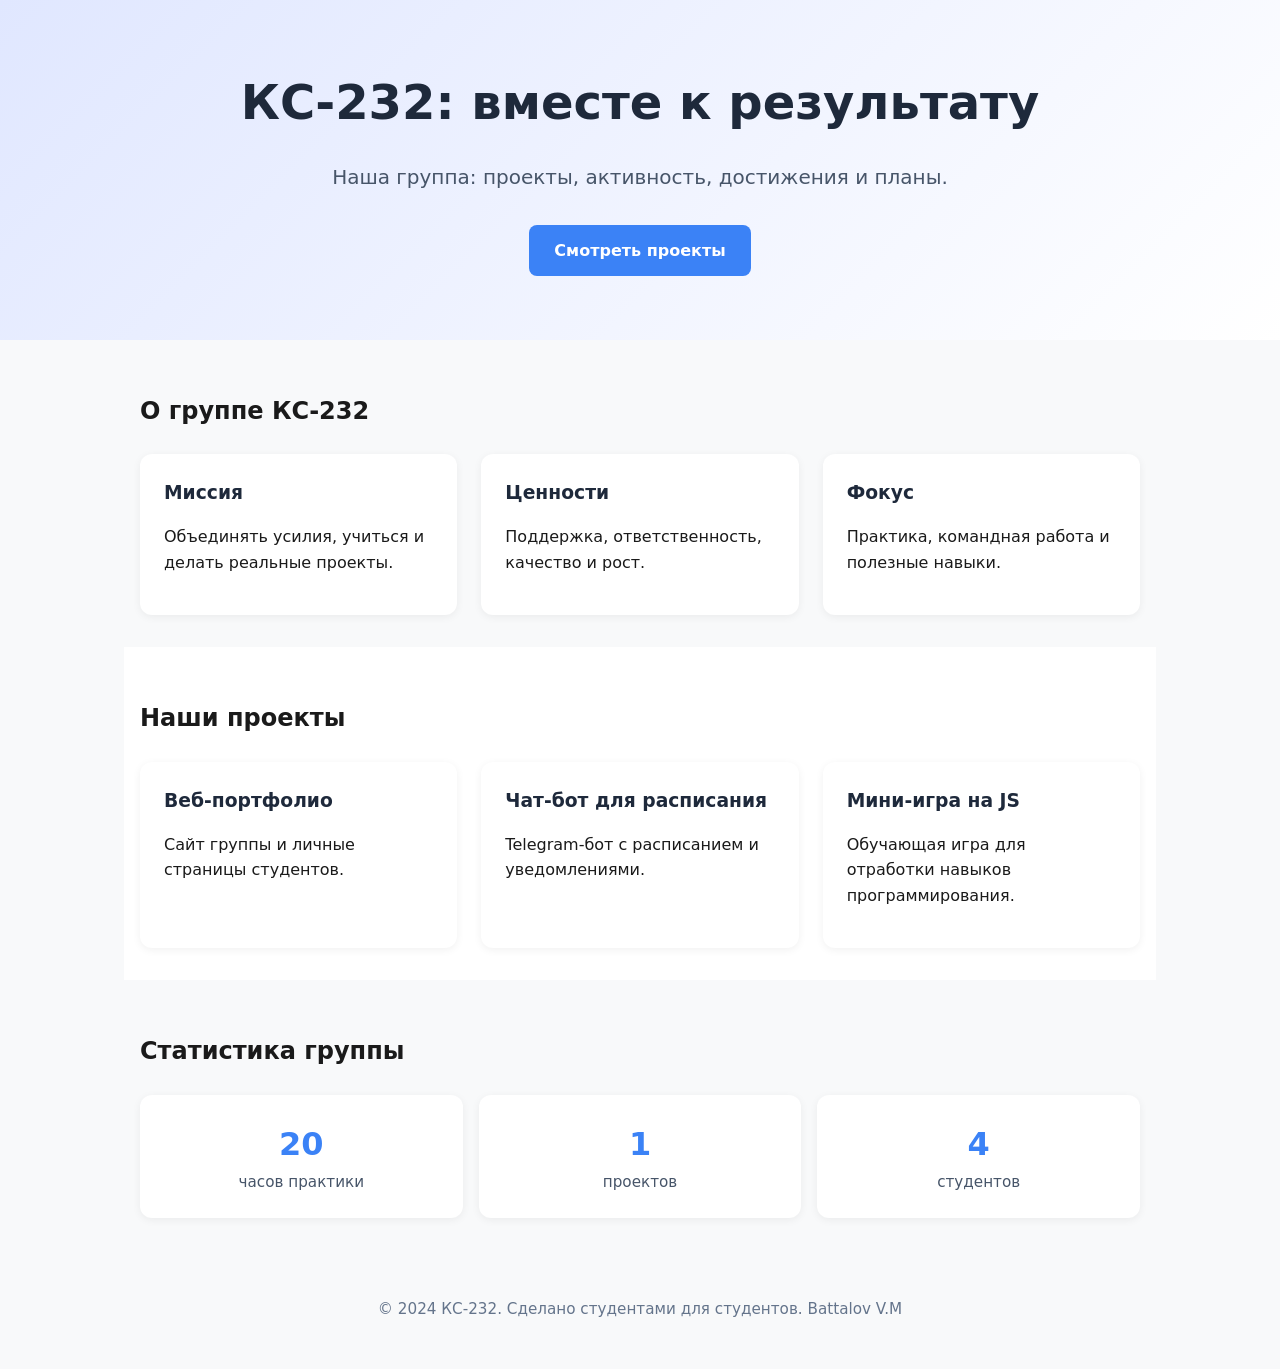
<file: index.html>
<!DOCTYPE html>
<html lang="ru">
<head>
  <meta charset="UTF-8" />
  <meta name="viewport" content="width=device-width, initial-scale=1.0" />
  <title>КС‑232: наша группа</title>
  <link rel="stylesheet" href="style.css" />
</head>
<body>
  <header class="hero">
    <h1 data-anim="fade-in-up">КС‑232: вместе к результату</h1>
    <p data-anim="fade-in-up" style="animation-delay: 0.2s;">
      Наша группа: проекты, активность, достижения и планы.
    </p>
    <a href="#projects" class="btn" data-anim="pop-up" style="animation-delay: 0.4s;">Смотреть проекты</a>
  </header>

  <section id="about" class="container">
    <h2 data-anim="fade-in-up">О группе КС‑232</h2>
    <div class="grid">
      <div class="card" data-anim="slide-up" style="animation-delay: 0.2s;">
        <h3>Миссия</h3>
        <p>Объединять усилия, учиться и делать реальные проекты.</p>
      </div>
      <div class="card" data-anim="slide-up" style="animation-delay: 0.4s;">
        <h3>Ценности</h3>
        <p>Поддержка, ответственность, качество и рост.</p>
      </div>
      <div class="card" data-anim="slide-up" style="animation-delay: 0.6s;">
        <h3>Фокус</h3>
        <p>Практика, командная работа и полезные навыки.</p>
      </div>
    </div>
  </section>

  <section id="projects" class="container bg-soft">
    <h2 data-anim="fade-in-up">Наши проекты</h2>
    <div class="grid">
      <div class="card" data-anim="slide-up" style="animation-delay: 0.2s;">
        <h3>Веб‑портфолио</h3>
        <p>Сайт группы и личные страницы студентов.</p>
      </div>
      <div class="card" data-anim="slide-up" style="animation-delay: 0.4s;">
        <h3>Чат‑бот для расписания</h3>
        <p>Telegram‑бот с расписанием и уведомлениями.</p>
      </div>
      <div class="card" data-anim="slide-up" style="animation-delay: 0.6s;">
        <h3>Мини‑игра на JS</h3>
        <p>Обучающая игра для отработки навыков программирования.</p>
      </div>
    </div>
  </section>

  <section id="stats" class="container">
    <h2 data-anim="fade-in-up">Статистика группы</h2>
    <div class="stats">
      <div class="stat-item" data-target="120" data-anim="count-up">
        <span class="count">0</span>
        <span class="label">часов практики</span>
      </div>
      <div class="stat-item" data-target="8" data-anim="count-up">
        <span class="count">0</span>
        <span class="label">проектов</span>
      </div>
      <div class="stat-item" data-target="24" data-anim="count-up">
        <span class="count">0</span>
        <span class="label">студентов</span>
      </div>
    </div>
  </section>

  <footer class="container">
    <p>&copy; 2024 КС‑232. Сделано студентами для студентов. 
      Battalov V.M
    </p>
  </footer>

  <script src="script.js"></script>
</body>
</html>
</file>
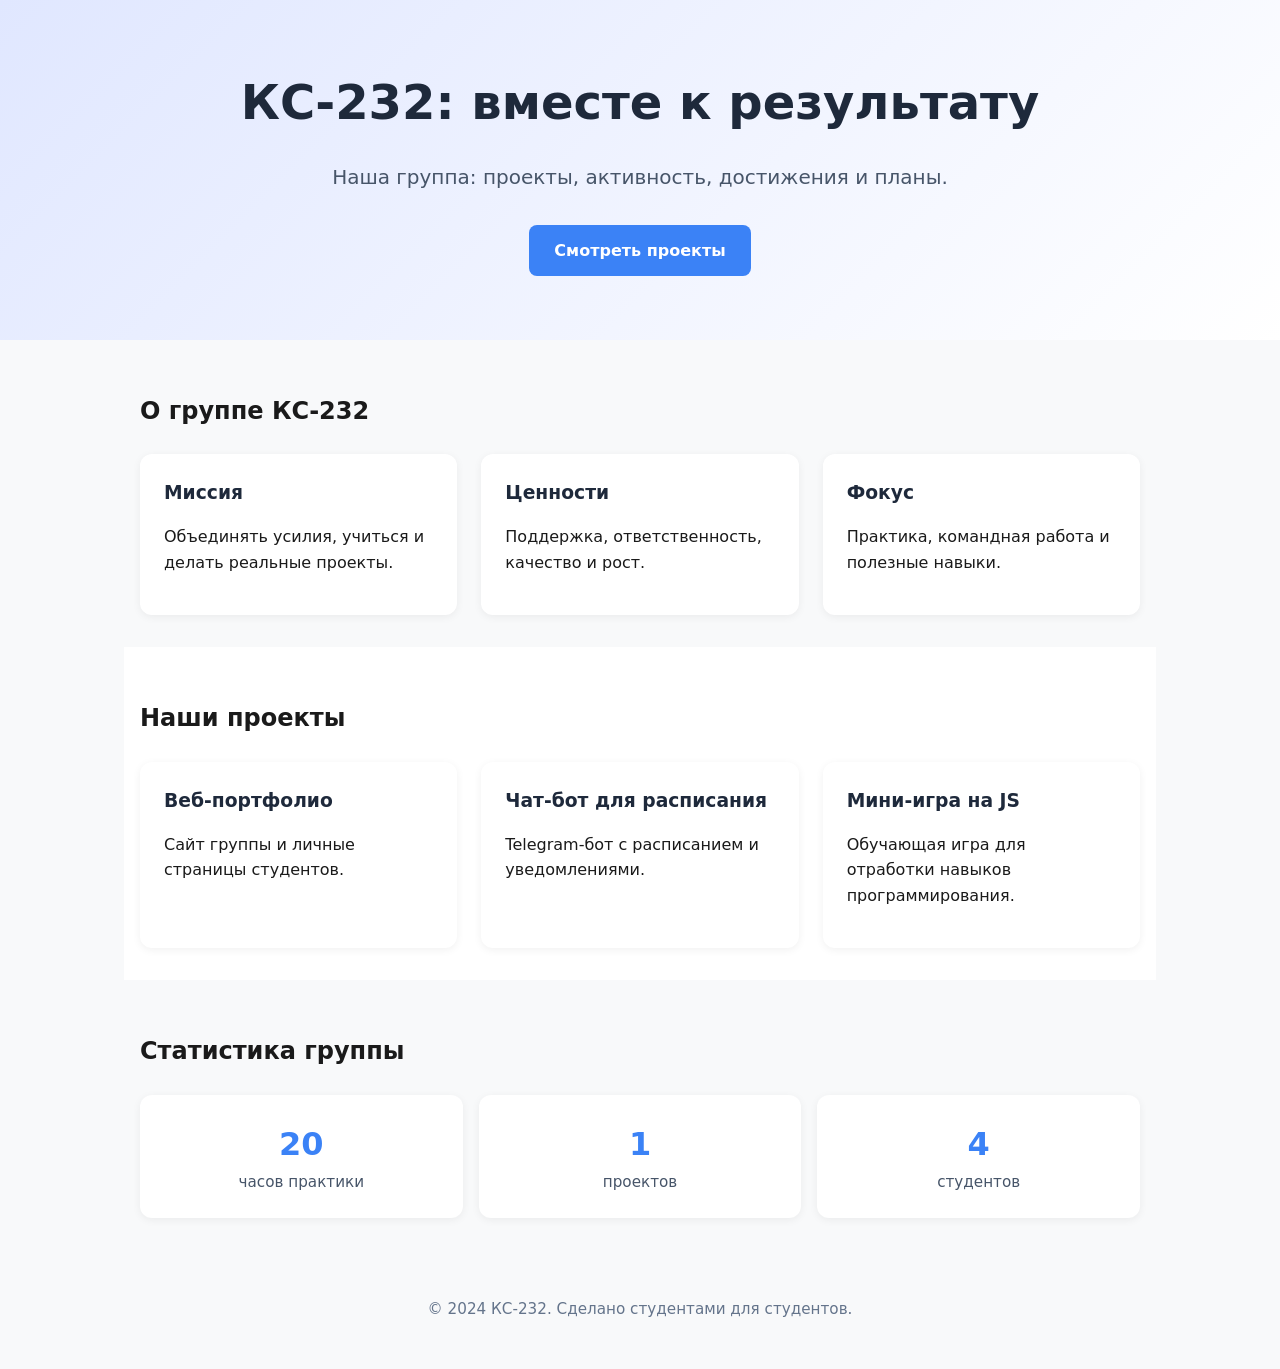
<file: aaa/index.html>
<!DOCTYPE html>
<html lang="ru">
<head>
  <meta charset="UTF-8" />
  <meta name="viewport" content="width=device-width, initial-scale=1.0" />
  <title>КС‑232: наша группа</title>
  <link rel="stylesheet" href="style.css" />
</head>
<body>
  <header class="hero">
    <h1 data-anim="fade-in-up">КС‑232: вместе к результату</h1>
    <p data-anim="fade-in-up" style="animation-delay: 0.2s;">
      Наша группа: проекты, активность, достижения и планы.
    </p>
    <a href="#projects" class="btn" data-anim="pop-up" style="animation-delay: 0.4s;">Смотреть проекты</a>
  </header>

  <section id="about" class="container">
    <h2 data-anim="fade-in-up">О группе КС‑232</h2>
    <div class="grid">
      <div class="card" data-anim="slide-up" style="animation-delay: 0.2s;">
        <h3>Миссия</h3>
        <p>Объединять усилия, учиться и делать реальные проекты.</p>
      </div>
      <div class="card" data-anim="slide-up" style="animation-delay: 0.4s;">
        <h3>Ценности</h3>
        <p>Поддержка, ответственность, качество и рост.</p>
      </div>
      <div class="card" data-anim="slide-up" style="animation-delay: 0.6s;">
        <h3>Фокус</h3>
        <p>Практика, командная работа и полезные навыки.</p>
      </div>
    </div>
  </section>

  <section id="projects" class="container bg-soft">
    <h2 data-anim="fade-in-up">Наши проекты</h2>
    <div class="grid">
      <div class="card" data-anim="slide-up" style="animation-delay: 0.2s;">
        <h3>Веб‑портфолио</h3>
        <p>Сайт группы и личные страницы студентов.</p>
      </div>
      <div class="card" data-anim="slide-up" style="animation-delay: 0.4s;">
        <h3>Чат‑бот для расписания</h3>
        <p>Telegram‑бот с расписанием и уведомлениями.</p>
      </div>
      <div class="card" data-anim="slide-up" style="animation-delay: 0.6s;">
        <h3>Мини‑игра на JS</h3>
        <p>Обучающая игра для отработки навыков программирования.</p>
      </div>
    </div>
  </section>

  <section id="stats" class="container">
    <h2 data-anim="fade-in-up">Статистика группы</h2>
    <div class="stats">
      <div class="stat-item" data-target="120" data-anim="count-up">
        <span class="count">0</span>
        <span class="label">часов практики</span>
      </div>
      <div class="stat-item" data-target="8" data-anim="count-up">
        <span class="count">0</span>
        <span class="label">проектов</span>
      </div>
      <div class="stat-item" data-target="24" data-anim="count-up">
        <span class="count">0</span>
        <span class="label">студентов</span>
      </div>
    </div>
  </section>

  <footer class="container">
    <p>&copy; 2024 КС‑232. Сделано студентами для студентов.</p>
  </footer>

  <script src="script.js"></script>
</body>
</html>
</file>
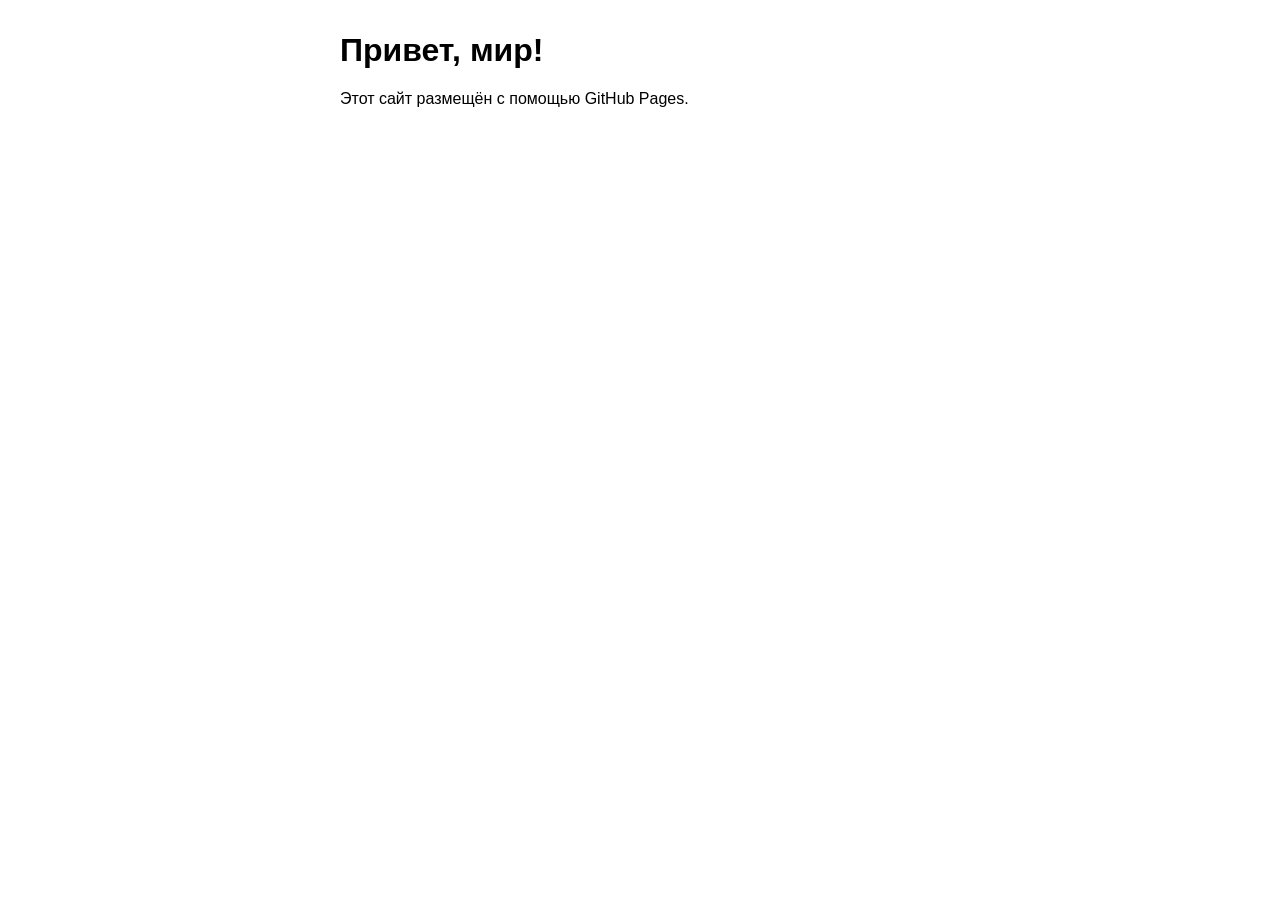
<file: dsd.html>
<!DOCTYPE html>
<html lang="ru">
<head>
    <meta charset="UTF-8">
    <title>CHYYYYRKAAAAAA</title>
    <style>
        body { font-family: sans-serif; max-width: 600px; margin: 2em auto; }
    </style>
</head>
<body>
    <h1>Привет, мир!</h1>
    <p>Этот сайт размещён с помощью GitHub Pages.</p>
</body>
</html>
</file>
<file: style.css>
:root {
  --bg: #f8f9fa;
  --bg-soft: #ffffff;
  --text: #1a1a1a;
  --accent: #3b82f6;
  --card: #ffffff;
}

body {
  margin: 0;
  font-family: system-ui, -apple-system, Segoe UI, Roboto, Arial, sans-serif;
  background: var(--bg);
  color: var(--text);
  line-height: 1.6;
}

.container {
  max-width: 1000px;
  margin: 0 auto;
  padding: 2rem 1rem;
}

.hero {
  text-align: center;
  padding: 4rem 1rem;
  background: linear-gradient(135deg, #e0e7ff 0%, #ffffff 100%);
}

.hero h1 {
  font-size: 3rem;
  margin: 0 0 0.5rem;
  color: #1e293b;
}

.hero p {
  font-size: 1.25rem;
  color: #475569;
  margin-bottom: 2rem;
}

.btn {
  display: inline-block;
  padding: 0.8rem 1.6rem;
  background: var(--accent);
  color: white;
  text-decoration: none;
  border-radius: 8px;
  font-weight: 600;
  transition: transform 0.2s, box-shadow 0.2s;
}

.btn:hover {
  transform: translateY(-2px);
  box-shadow: 0 4px 12px rgba(59, 130, 246, 0.3);
}

.grid {
  display: grid;
  grid-template-columns: repeat(auto-fit, minmax(260px, 1fr));
  gap: 1.5rem;
  margin-top: 1.5rem;
}

.card {
  background: var(--card);
  padding: 1.5rem;
  border-radius: 12px;
  box-shadow: 0 2px 8px rgba(0, 0, 0, 0.06);
  transition: transform 0.3s, box-shadow 0.3s;
}

.card:hover {
  transform: translateY(-4px);
  box-shadow: 0 8px 20px rgba(0, 0, 0, 0.1);
}

.card h3 {
  margin: 0 0 0.5rem;
  color: #1e293b;
}

.bg-soft {
  background: var(--bg-soft);
}

.stats {
  display: flex;
  justify-content: space-between;
  flex-wrap: wrap;
  gap: 1rem;
  margin-top: 1.5rem;
}

.stat-item {
  text-align: center;
  padding: 1.5rem;
  background: var(--card);
  border-radius: 12px;
  box-shadow: 0 2px 8px rgba(0, 0, 0, 0.06);
  flex: 1 1 200px;
}

.stat-item .count {
  display: block;
  font-size: 2rem;
  font-weight: 700;
  color: var(--accent);
}

.stat-item .label {
  display: block;
  color: #475569;
  font-size: 0.95rem;
}

footer {
  text-align: center;
  padding: 2rem;
  color: #64748b;
  font-size: 0.95rem;
}

/* Анимации */
[data-anim="fade-in-up"] {
  opacity: 0;
  transform: translateY(20px);
  animation: fadeInUp 0.8s forwards;
}

[data-anim="slide-up"] {
  opacity: 0;
  transform: translateY(40px);
  animation: slideUp 0.8s forwards;
}

[data-anim="pop-up"] {
  opacity: 0;
  transform: scale(0.95);
  animation: popUp 0.6s forwards;
}

@keyframes fadeInUp {
  to { opacity: 1; transform: translateY(0); }
}

@keyframes slideUp {
  to { opacity: 1; transform: translateY(0); }
}

@keyframes popUp {
  50% { transform: scale(1.05); }
  to { opacity: 1; transform: scale(1); }
}
</file>
<file: aaa/style.css>
:root {
  --bg: #f8f9fa;
  --bg-soft: #ffffff;
  --text: #1a1a1a;
  --accent: #3b82f6;
  --card: #ffffff;
}

body {
  margin: 0;
  font-family: system-ui, -apple-system, Segoe UI, Roboto, Arial, sans-serif;
  background: var(--bg);
  color: var(--text);
  line-height: 1.6;
}

.container {
  max-width: 1000px;
  margin: 0 auto;
  padding: 2rem 1rem;
}

.hero {
  text-align: center;
  padding: 4rem 1rem;
  background: linear-gradient(135deg, #e0e7ff 0%, #ffffff 100%);
}

.hero h1 {
  font-size: 3rem;
  margin: 0 0 0.5rem;
  color: #1e293b;
}

.hero p {
  font-size: 1.25rem;
  color: #475569;
  margin-bottom: 2rem;
}

.btn {
  display: inline-block;
  padding: 0.8rem 1.6rem;
  background: var(--accent);
  color: white;
  text-decoration: none;
  border-radius: 8px;
  font-weight: 600;
  transition: transform 0.2s, box-shadow 0.2s;
}

.btn:hover {
  transform: translateY(-2px);
  box-shadow: 0 4px 12px rgba(59, 130, 246, 0.3);
}

.grid {
  display: grid;
  grid-template-columns: repeat(auto-fit, minmax(260px, 1fr));
  gap: 1.5rem;
  margin-top: 1.5rem;
}

.card {
  background: var(--card);
  padding: 1.5rem;
  border-radius: 12px;
  box-shadow: 0 2px 8px rgba(0, 0, 0, 0.06);
  transition: transform 0.3s, box-shadow 0.3s;
}

.card:hover {
  transform: translateY(-4px);
  box-shadow: 0 8px 20px rgba(0, 0, 0, 0.1);
}

.card h3 {
  margin: 0 0 0.5rem;
  color: #1e293b;
}

.bg-soft {
  background: var(--bg-soft);
}

.stats {
  display: flex;
  justify-content: space-between;
  flex-wrap: wrap;
  gap: 1rem;
  margin-top: 1.5rem;
}

.stat-item {
  text-align: center;
  padding: 1.5rem;
  background: var(--card);
  border-radius: 12px;
  box-shadow: 0 2px 8px rgba(0, 0, 0, 0.06);
  flex: 1 1 200px;
}

.stat-item .count {
  display: block;
  font-size: 2rem;
  font-weight: 700;
  color: var(--accent);
}

.stat-item .label {
  display: block;
  color: #475569;
  font-size: 0.95rem;
}

footer {
  text-align: center;
  padding: 2rem;
  color: #64748b;
  font-size: 0.95rem;
}

/* Анимации */
[data-anim="fade-in-up"] {
  opacity: 0;
  transform: translateY(20px);
  animation: fadeInUp 0.8s forwards;
}

[data-anim="slide-up"] {
  opacity: 0;
  transform: translateY(40px);
  animation: slideUp 0.8s forwards;
}

[data-anim="pop-up"] {
  opacity: 0;
  transform: scale(0.95);
  animation: popUp 0.6s forwards;
}

@keyframes fadeInUp {
  to { opacity: 1; transform: translateY(0); }
}

@keyframes slideUp {
  to { opacity: 1; transform: translateY(0); }
}

@keyframes popUp {
  50% { transform: scale(1.05); }
  to { opacity: 1; transform: scale(1); }
}
</file>
